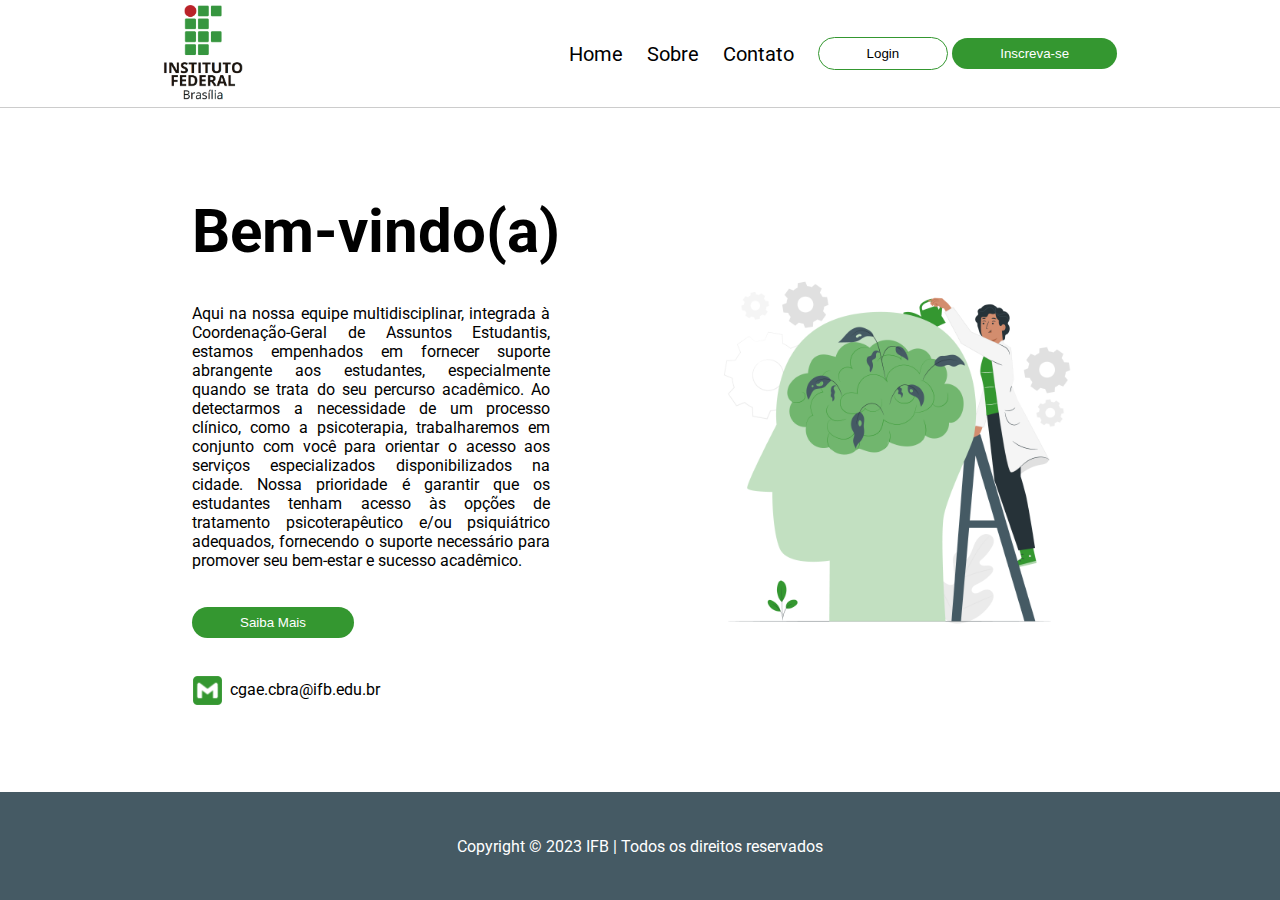
<file: index.html>
<!DOCTYPE html>
<html lang="pt-br">
<head>
    <meta charset="UTF-8">
    <meta name="viewport" content="width=device-width, initial-scale=1.0">
    <title>Saúde Mental IFB</title>
    <link rel="stylesheet" href="landing-page.css">
</head>
<body>
    <header id="header">
        <img src="./imagens/IFBVertical.png" alt="">
        <nav class="navigation">
          <a href="index.html">Home</a>
          <a href="sobre.html">Sobre</a>
          <a href="contato.html">Contato</a>
          <div class="button-wrapper">
            <a href="login.html"><button class="login">Login</button></a>
            <a href="cadastro.html"><button class="cadastro">Inscreva-se</button></a>
          </div>
        </nav>
    </header>
    
    <main>
        <div class="content">
            <h1>Bem-vindo(a)</h1>
            <p>Aqui na nossa equipe multidisciplinar, integrada à Coordenação-Geral de Assuntos Estudantis, 
                estamos empenhados em fornecer 
                suporte abrangente aos estudantes, 
                especialmente quando se trata do seu percurso acadêmico. Ao detectarmos a necessidade de um processo clínico, como a psicoterapia, trabalharemos em conjunto com você para orientar o acesso aos serviços especializados disponibilizados na cidade. Nossa prioridade é garantir que os estudantes tenham acesso às opções de tratamento psicoterapêutico e/ou psiquiátrico adequados, fornecendo o suporte necessário para promover seu bem-estar e sucesso acadêmico.</p>
            <a href="sobre.html"><button class="cadastro">Saiba Mais</button></a>
            <div class="icon-wrapper">
                <img src="./imagens/SVGRepo_iconCarrier.png" alt="">
                <p>cgae.cbra@ifb.edu.br</p>
            </div>
        </div>
        <div class="img">
            <img src="./imagens/Mental health-pana 1.png" alt="">
        </div>
    </main>

    <footer>
        <p>Copyright © 2023 IFB | Todos os direitos reservados</p>
    </footer>
</body>
</html>
</file>
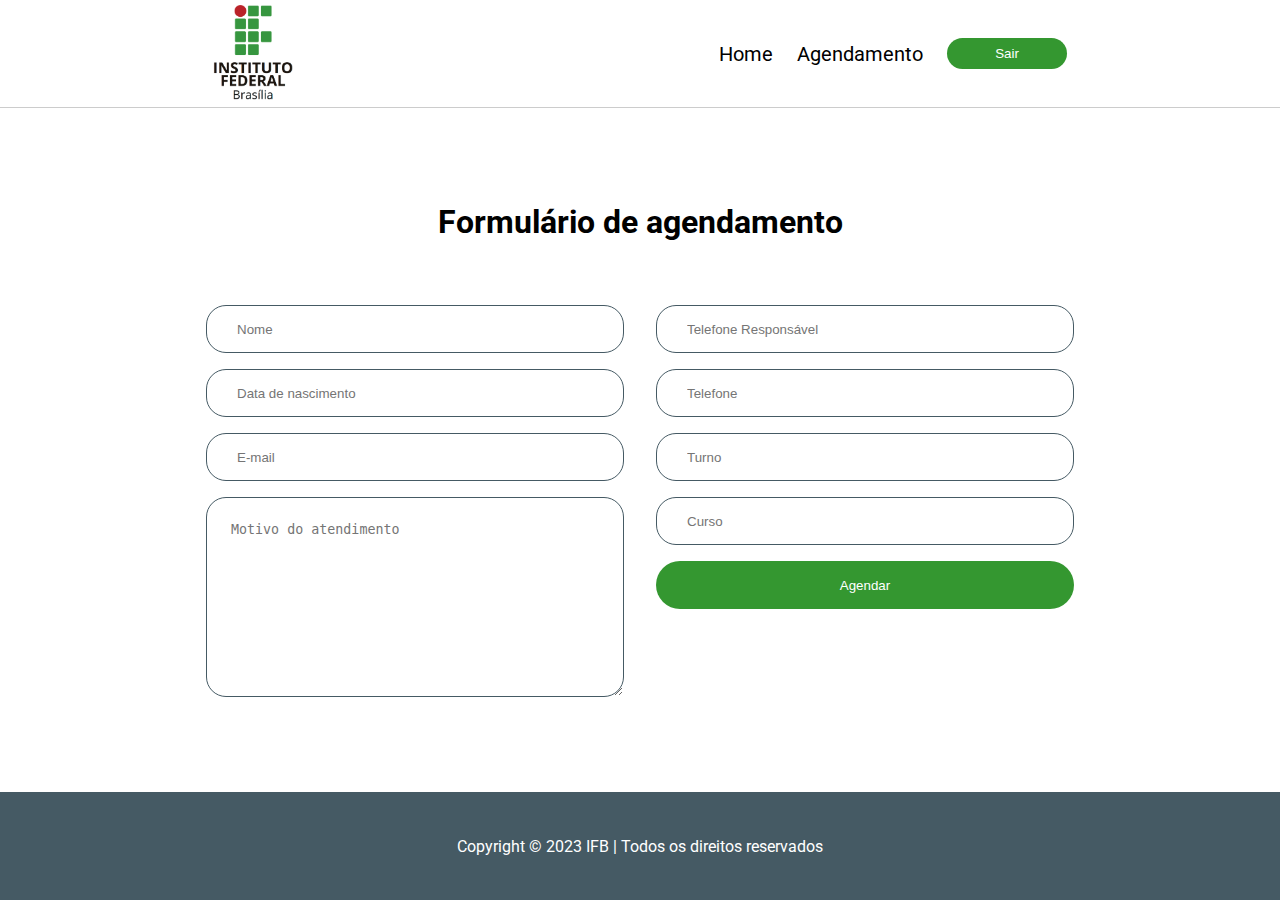
<file: agendamento.html>
<!DOCTYPE html>
<html lang="pt-br">

  <head>
    <meta charset="UTF-8">
    <link rel="stylesheet" href="agendamento.css">
    <meta name="viewport" content="width=device-width, initial-scale=1.0">
    <title>Saúde Mental IFB</title>
  </head>

  <body>

    <header id="header">
      <img src="./imagens/IFBVertical.png" alt="">
      <nav class="navigation">
        <a href="loginSucess.html">Home</a>
        <a href="#">Agendamento</a>
        <div class="button-wrapper">
          <a href="index.html"><button class="cadastro">Sair</button></a>
        </div>
      </nav>
    </header>

    <main id="main">
        <h1>Formulário de agendamento</h1>
        <form action="">
            <div class="left-inputs">
                <input type="text" placeholder="Nome">
                <input type="text" placeholder="Data de nascimento">
                <input type="text" placeholder="E-mail">
                <textarea name="" id="" cols="30" rows="10" placeholder="Motivo do atendimento"></textarea>
            </div>
            <div class="right-inputs">
                <input type="text" placeholder="Telefone Responsável">
                <input type="text" placeholder="Telefone">
                <input type="text" placeholder="Turno">
                <input type="text" placeholder="Curso">
                <a href="loginSucess.html"><button type="button" class="cadastro">Agendar</button></a>
            </div>
        </form>
    </main>

    <footer>
      <p>Copyright © 2023 IFB | Todos os direitos reservados</p>
    </footer>
  </body>

</html>
</file>
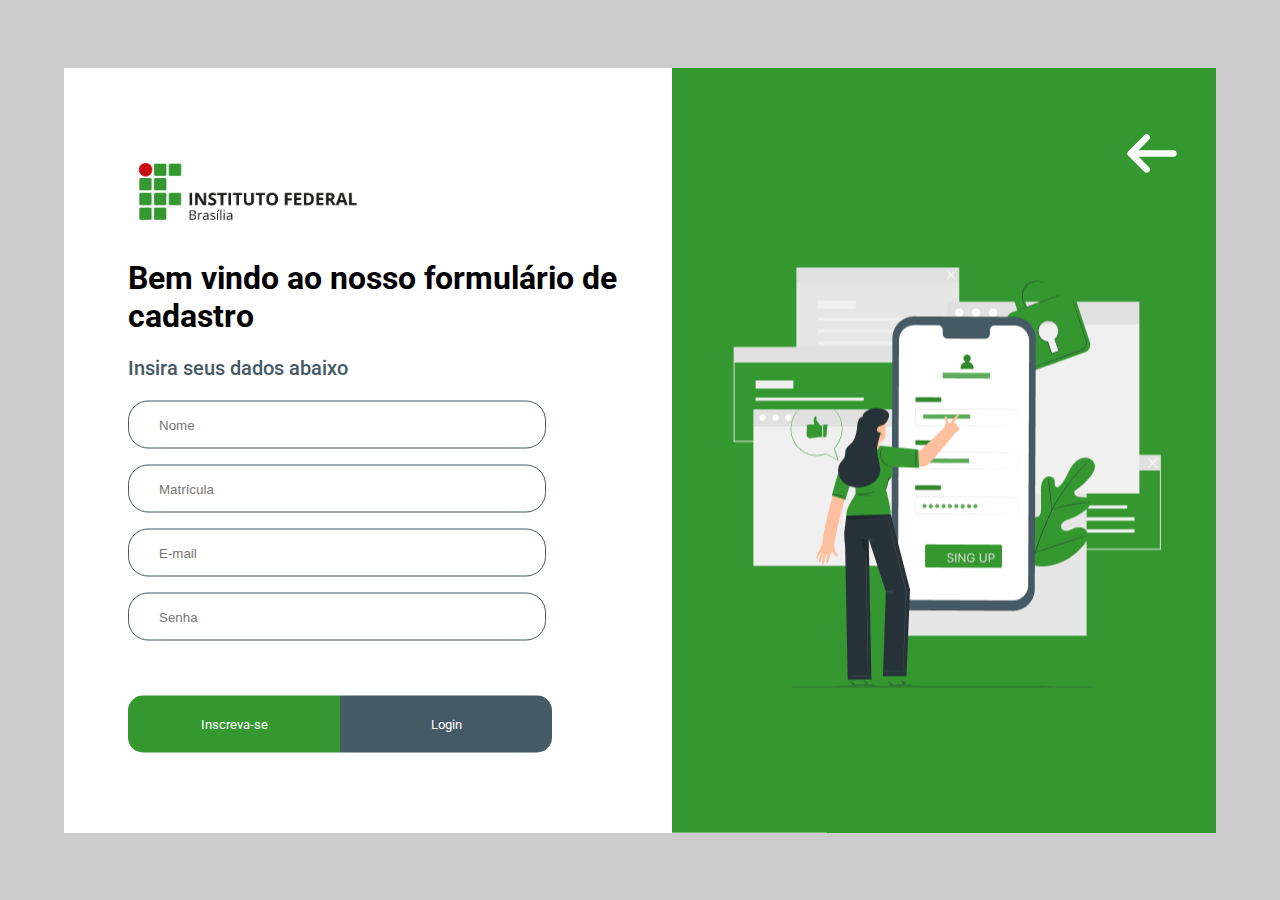
<file: cadastro.html>
<!DOCTYPE html>
<html lang="pt-br">
<head>
    <meta charset="UTF-8">
    <link rel="stylesheet" href="cadastro.css">
    <meta name="viewport" content="width=device-width, initial-scale=1.0">
    <title>Saúde Mental IFB</title>
</head>
<body>
  <main>
    <div class="text-content">
      <img class="logo" src="./imagens/IFB.png" alt="">
      <form action="">
        <div class="text-group">
          <h1>Bem vindo ao nosso formulário de cadastro</h1>
          <p>Insira seus dados abaixo</p>
        </div>
        <div class="input-group">
          <input class="matricula" type="text" placeholder="Nome">
          <input class="senha" type="password" placeholder="Matrícula">
          <input class="matricula" type="text" placeholder="E-mail">
          <input class="senha" type="password" placeholder="Senha">
        </div>
        <div class="submit-group">
          <a href="login.html"><button type="button" class="login-bt">Inscreva-se</button></a>
          <a href="login.html"><button type="button" class="cadastro-bt">Login</button></a>
        </div>
      </form>
    </div>
    <div class="img-content">
      <a href="index.html"><img class="icon" src="./imagens/arrow-left-svgrepo-com.svg" alt=""></a>
      <img class="imagem" src="./imagens/Mobile login-pana 1.png" alt="">
      <span></span>
    </div>
  </main>

</body>
</html>
</file>
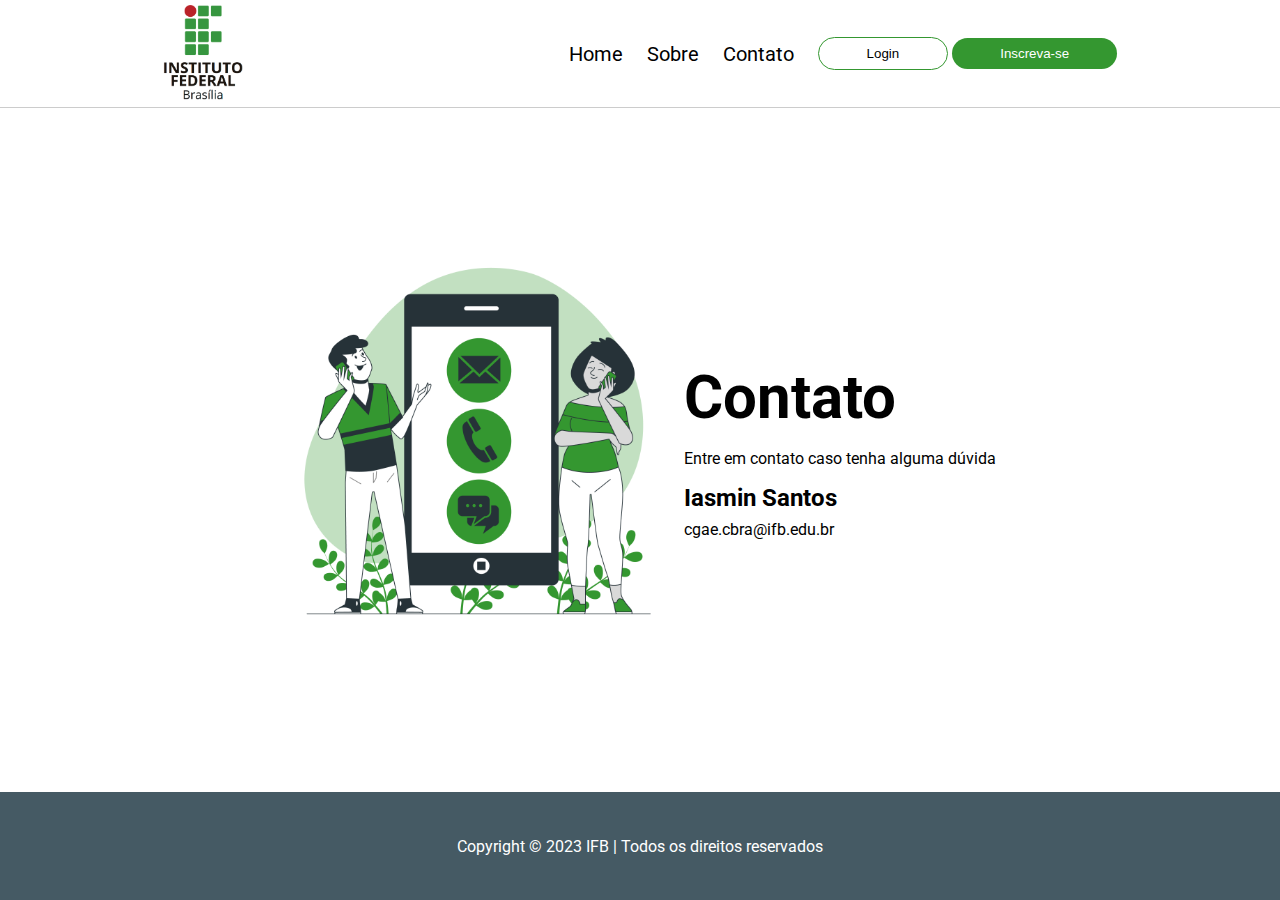
<file: contato.html>
<!DOCTYPE html>
<html lang="pt-br">

<head>
    <meta charset="UTF-8">
    <meta name="viewport" content="width=device-width, initial-scale=1.0">
    <title>Saúde Mental IFB</title>
    <link rel="stylesheet" href="contato.css">
</head>

<body>
    <header id="header">
        <img src="./imagens/IFBVertical.png" alt="">
        <nav class="navigation">
            <a href="index.html">Home</a>
            <a href="sobre.html">Sobre</a>
            <a href="contato.html">Contato</a>
            <div class="button-wrapper">
                <a href="login.html"><button class="login">Login</button></a>
                <a href="cadastro.html"><button class="cadastro">Inscreva-se</button></a>
            </div>
        </nav>
    </header>

    <main>
        <div class="img">
            <img src="./imagens/Get in touch-bro 1.png" alt="">
        </div>
        <div class="content">
            <h1>Contato</h1>
            <p>Entre em contato caso tenha alguma dúvida</p>
            <div class="contact">
                <p class="bold">Iasmin Santos</p>
                <p>cgae.cbra@ifb.edu.br</p>
            </div>
        </div>
    </main>

    <footer>
        <p>Copyright © 2023 IFB | Todos os direitos reservados</p>
    </footer>
</body>

</html>
</file>
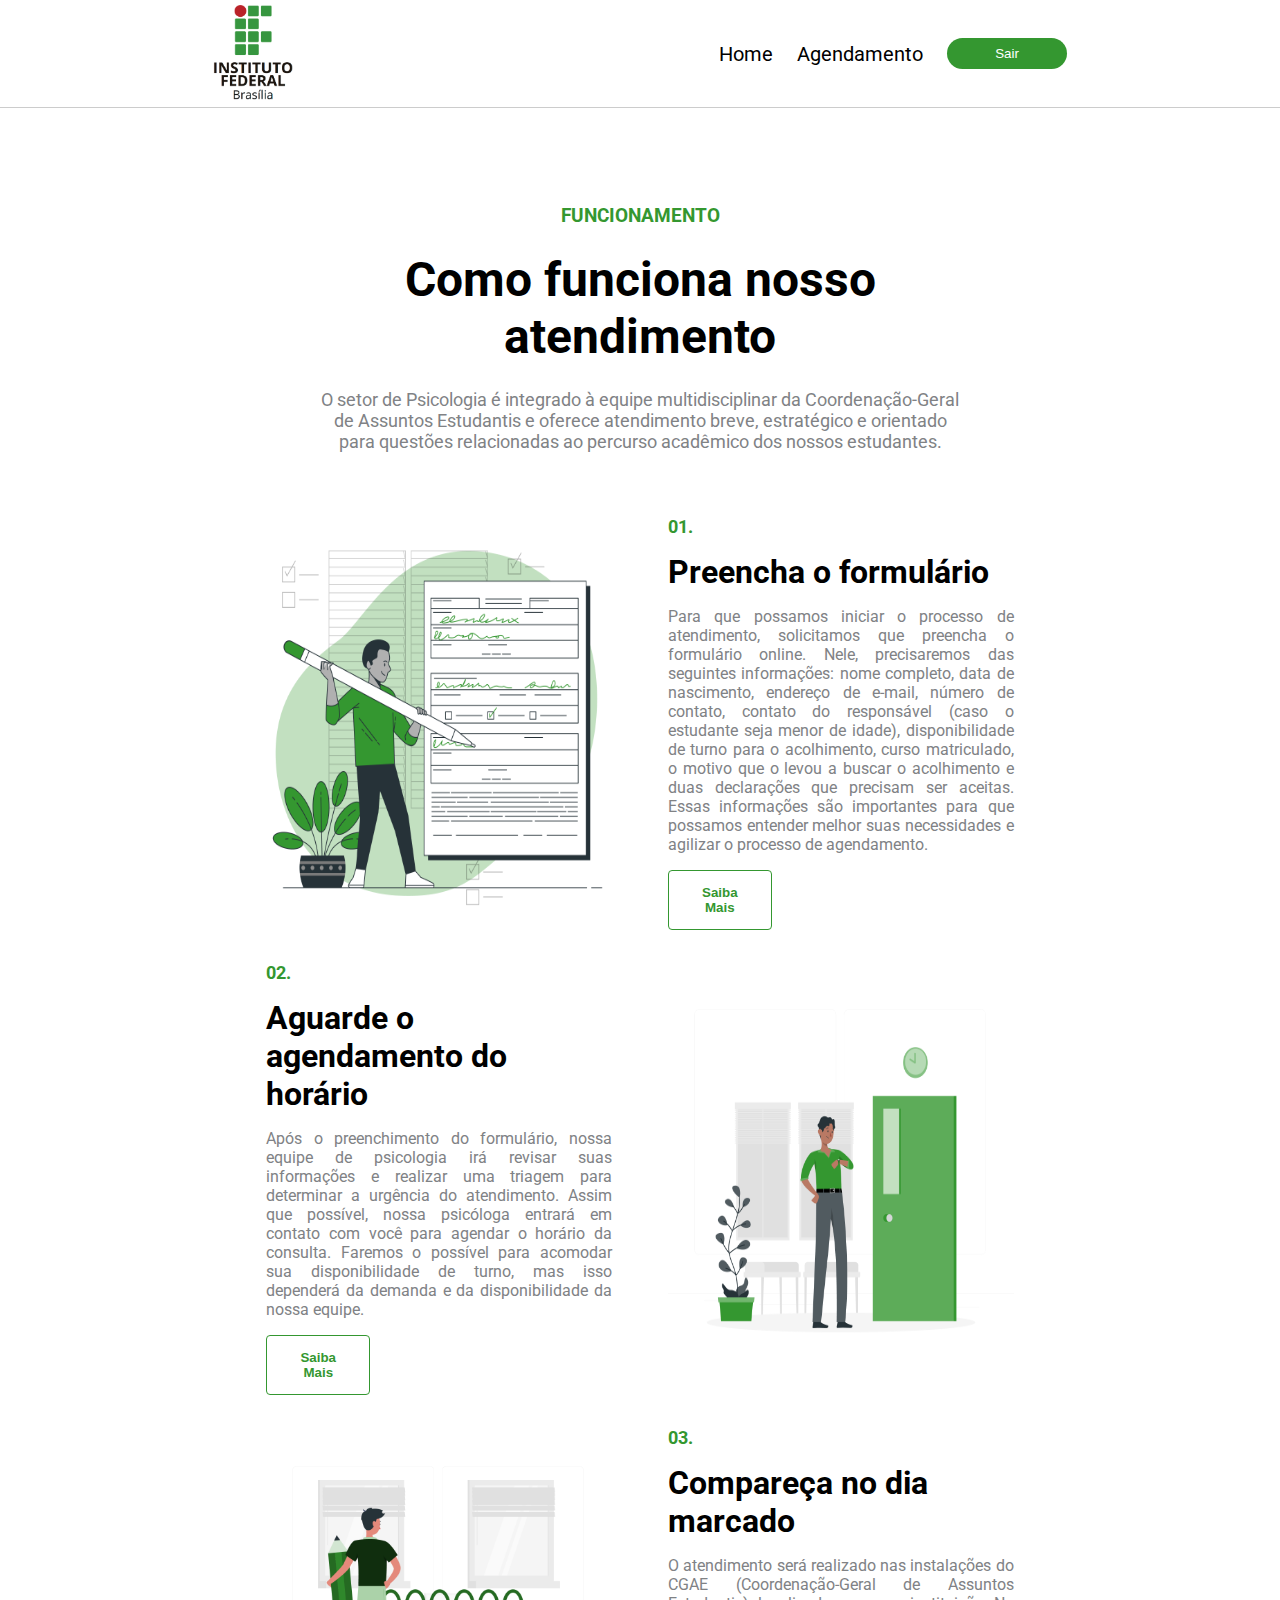
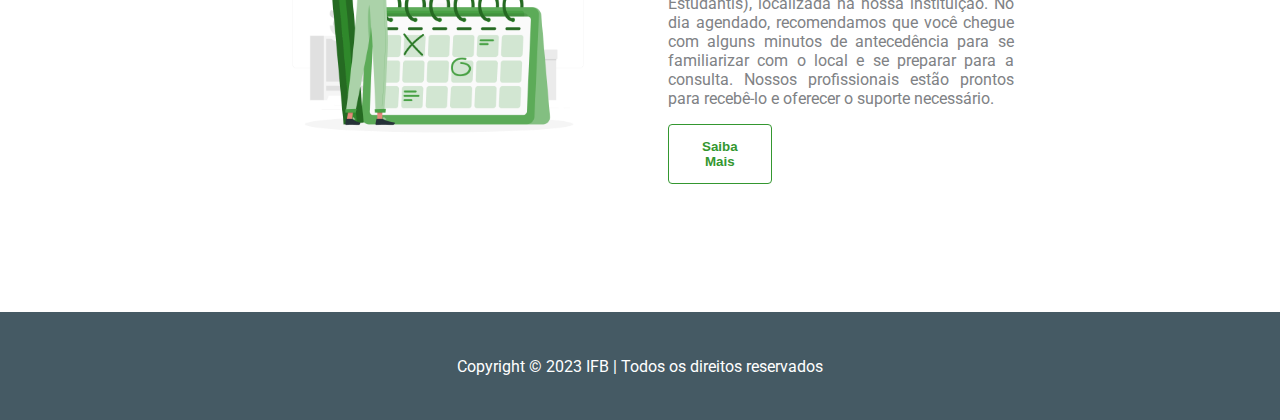
<file: loginSucess.html>
<!DOCTYPE html>
<html lang="pt-br">

  <head>
    <meta charset="UTF-8">
    <link rel="stylesheet" href="loginSucess.css">
    <meta name="viewport" content="width=device-width, initial-scale=1.0">
    <title>Saúde Mental IFB</title>
  </head>

  <body>

    <header id="header">
      <img src="./imagens/IFBVertical.png" alt="">
      <nav class="navigation">
        <a href="loginSucess.html">Home</a>
        <a href="agendamento.html">Agendamento</a>
        <div class="button-wrapper">
          <a href="index.html"><button class="cadastro">Sair</button></a>
        </div>
      </nav>
    </header>

    <main id="main">
      <div class="atendimento-info">
        <h3>FUNCIONAMENTO</h3>
        <h2>Como funciona nosso atendimento</h2>
        <p>O setor de Psicologia é integrado à equipe multidisciplinar da 
          Coordenação-Geral de Assuntos Estudantis e oferece atendimento breve, 
          estratégico e orientado para questões relacionadas ao percurso acadêmico dos nossos estudantes.</p>
      </div>
      <div class="atendimento-container">
        <div class="atendimento-wrapper atendimento-wrapper-1">
          <img src="./imagens/Fill_out-bro_1.png" alt="">
          <div class="atendimento-wrapper-infos">
            <p class="atendimento-wrapper-infos-title">01.</p>
            <h4>Preencha o formulário</h4>
            <p class="atendimento-wrapper-infos-paragrafo">Para que possamos iniciar o processo de atendimento, 
              solicitamos que preencha o formulário online.
               Nele, precisaremos das seguintes informações: nome completo, data de nascimento, 
               endereço de e-mail, número de contato, contato do responsável (caso o estudante seja menor de idade), 
               disponibilidade de turno para o acolhimento, curso matriculado, o motivo que o levou a buscar o acolhimento e duas 
               declarações que precisam ser aceitas. 
              Essas informações são importantes para que possamos entender melhor suas necessidades e agilizar o processo de agendamento.</p>
            <a href="mailto:cgae.cbra@ifb.edu.br"><button>Saiba Mais</button></a>
          </div>
        </div>
        <div class="atendimento-wrapper atendimento-wrapper-2">
          <div class="atendimento-wrapper-infos">
            <p class="atendimento-wrapper-infos-title">02.</p>
            <h4>Aguarde o agendamento do horário</h4>
            <p class="atendimento-wrapper-infos-paragrafo">Após o preenchimento do formulário, nossa equipe de psicologia irá revisar suas informações e realizar uma triagem para determinar a urgência do atendimento. Assim que possível, nossa psicóloga entrará em contato com você para agendar o horário da consulta. 
              Faremos o possível para acomodar sua disponibilidade de turno, mas isso dependerá da demanda e da disponibilidade da nossa equipe.</p>
            <a href="mailto:cgae.cbra@ifb.edu.br"><button>Saiba Mais</button></a>
          </div>
          <img src="./imagens/Waiting-rafiki_1.png" alt="">
        </div>
        <div class="atendimento-wrapper atendimento-wrapper-3">
          <img src="./imagens/Calendar-rafiki_1.png" alt="">
          <div class="atendimento-wrapper-infos">
            <p class="atendimento-wrapper-infos-title">03.</p>
            <h4>Compareça no dia marcado</h4>
            <p class="atendimento-wrapper-infos-paragrafo">O atendimento será realizado nas instalações do CGAE (Coordenação-Geral de Assuntos Estudantis), localizada na nossa instituição. No dia agendado, recomendamos que você chegue com alguns minutos de antecedência para se familiarizar com o local e se preparar para a consulta. Nossos profissionais estão prontos para recebê-lo e oferecer o suporte necessário.</p>
            <a href="mailto:cgae.cbra@ifb.edu.br"><button>Saiba Mais</button></a>
          </div>
        </div>
    </main>

    <footer>
      <p>Copyright © 2023 IFB | Todos os direitos reservados</p>
    </footer>
  </body>

</html>
</file>
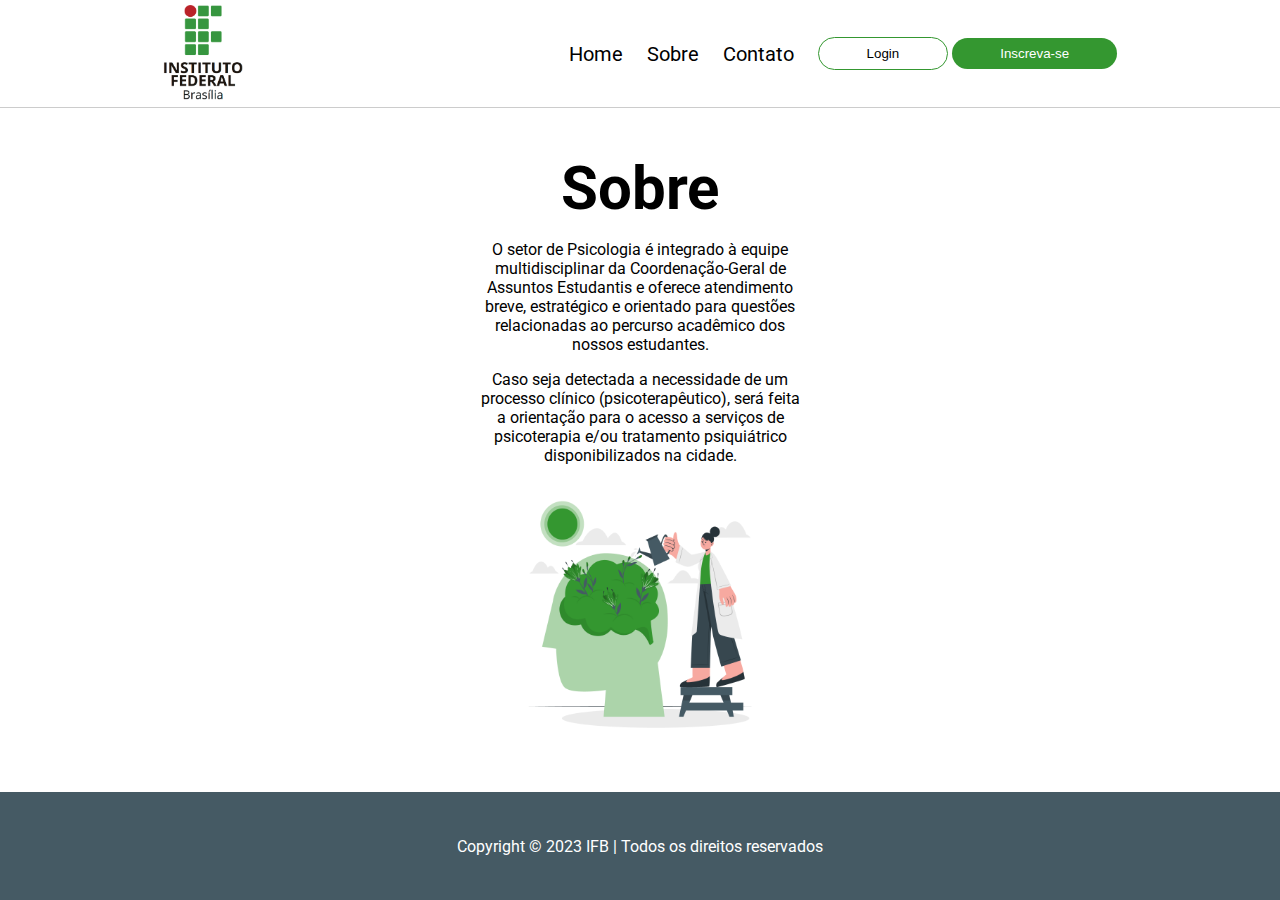
<file: sobre.html>
<!DOCTYPE html>
<html lang="pt-br">

<head>
  <meta charset="UTF-8">
  <link rel="stylesheet" href="sobre.css">
  <meta name="viewport" content="width=device-width, initial-scale=1.0">
  <title>Saúde Mental IFB</title>
</head>

<body>
  <header id="header">
    <img src="./imagens/IFBVertical.png" alt="">
    <nav class="navigation">
      <a href="index.html">Home</a>
      <a href="sobre.html">Sobre</a>
      <a href="contato.html">Contato</a>
      <div class="button-wrapper">
        <a href="login.html"><button class="login">Login</button></a>
        <a href="cadastro.html"><button class="cadastro">Inscreva-se</button></a>
      </div>
    </nav>
  </header>
  <main>
    <h1>Sobre</h1>
    <div class="paragrafos">
      <p>O setor de Psicologia é integrado à equipe multidisciplinar da
        Coordenação-Geral de Assuntos Estudantis e oferece atendimento breve,
        estratégico e orientado para questões relacionadas ao percurso acadêmico dos nossos estudantes.</p>
      <p>
        Caso seja detectada a necessidade de um processo clínico (psicoterapêutico),
        será feita a orientação para o acesso a serviços de psicoterapia e/ou
        tratamento psiquiátrico disponibilizados na cidade.
      </p>
    </div>
    <img src="./imagens/Mental health-cuate 1.png" alt="">
  </main>

  <footer>
    <p>Copyright © 2023 IFB | Todos os direitos reservados</p>
  </footer>
</body>

</html>
</file>
<file: landing-page.css>
@import url('https://fonts.googleapis.com/css2?family=Roboto&display=swap');

* {
    margin: 0;
    padding: 0;
    box-sizing: border-box;
}

body {
    font-family: 'Roboto', sans-serif;
}

/*Header*/

#header {
    display: flex;
    justify-content: space-around;
    align-items: center;
    height: 12vh;
    border-bottom: 0.5px solid #CCC;
}

#header img {
    width: 80px;
}

#header .navigation {   
    display: flex;
    gap: 1.5rem;
    align-items: center;
}

#header .navigation a {
    text-decoration: none;
    font-size: 20px;
    color: #000000;
}

.login, .cadastro {
    padding: 8px 48px;
    border-radius: 50px;
    cursor: pointer;
}
.login{
    border: 1px solid #349730;
    background-color: transparent;
    transition: 0.5s;
}

.cadastro{
    border: none;
    background-color: #349730;
    color: white;
}

/*Main*/

main {
    display: flex;
    align-items: center;
    justify-content: center;
    height: 76vh;
}

.content {
    width: 40%;
}

.content h1 {
    font-size: 60px;
    margin-bottom: 37px;
}

.content p {
    width: 70%;
    font-size: 16px;
    text-align: justify;
    margin-bottom: 37px;
}

.content button {
    margin-bottom: 37px;
}

.content .icon-wrapper {
    display: flex;
    align-items: center;
    gap: 0.5rem;
}

.content .icon-wrapper img {
    width: 30px;
}

.content .icon-wrapper p {
    margin: 0;
}


.img {
    width: 30%;
}

.img img {
    width: 100%;
}

footer {
    background-color: #455A64;
    display: flex;
    align-items: center;
    justify-content: center;
    height: 12vh;
}

footer p {
    color: #ffffff;
}
</file>
<file: agendamento.css>
@import url('https://fonts.googleapis.com/css2?family=Roboto&display=swap');

* {
    margin: 0;
    padding: 0;
    box-sizing: border-box;
}

body {
    font-family: 'Roboto', sans-serif;
}

/*Header*/

#header {
    display: flex;
    justify-content: space-around;
    align-items: center;
    height: 12vh;
    border-bottom: 0.5px solid #CCC;
}

#header img {
    width: 80px;
}

#header .navigation {   
    display: flex;
    gap: 1.5rem;
    align-items: center;
}

#header .navigation a {
    text-decoration: none;
    font-size: 20px;
    color: #000000;
}

.login, .cadastro {
    padding: 8px 48px;
    border-radius: 50px;
    cursor: pointer;
}
.login{
    border: 1px solid #349730;
    background-color: transparent;
    transition: 0.5s;
}

.cadastro{
    border: none;
    background-color: #349730;
    color: white;
}

/*Main*/

main {
    height: 76vh;
    display: flex;
    flex-direction: column;
    align-items: center;
    justify-content: center;
    gap: 4rem;
}

main form {
    display: flex;
    gap: 2rem;
}

main .left-inputs, main .right-inputs {
    display: flex;
    flex-direction: column;
    gap: 1rem;
}

main .left-inputs input, main .right-inputs input{
    border-radius: 20px;
    border: 1px solid #455A64;
    background: #FFF;
    width: 418px;
    height: 48px;
    padding-left: 30px;
}

main .left-inputs textarea {
    justify-content: center;
    border-radius: 20px;
    border: 1px solid #455A64;
    background: #FFF;
    width: 418px;
    padding-left: 30px;
    padding: 24px;
}

main .right-inputs button {
    width: 418px;
    height: 48px;
}

/*Footer*/

footer {
    background-color: #455A64;
    display: flex;
    align-items: center;
    justify-content: center;
    height: 12vh;
}

footer p {
    color: #ffffff;
}
</file>
<file: cadastro.css>
@import url('https://fonts.googleapis.com/css2?family=Roboto&display=swap');

* {
    margin: 0;
    padding: 0;
    box-sizing: border-box;
}

body {
    background-color: #ccc;
    font-family: 'Roboto', sans-serif;
    
}

main {
    padding-left: 5%;
    background-color: #ffffff;
    position: fixed;
    top: 50%;
    left: 50%;
    transform: translate(-50%, -50%);
    width: 90%;
    display: flex;
    align-items: center;
    height: 85vh;
}

.text-content {
    width: 50%;
    height: 100%;
    flex-direction: column;
    display: flex;
    align-items: flex-start;
    justify-content: center;
    gap: 2rem;
}

p {
    color: #455A64;
    font-family: Roboto, sans-serif;
    font-size: 20px;
    font-style: normal;
    font-weight: 500;
    line-height: 66px;
}


.input-group {
    display: flex;
    flex-direction: column;
    gap: 1rem;
}

.matricula, .senha{
    border-radius: 20px;
    border: 1px solid #455A64;
    background: #FFF;
    width: 418px;
    height: 48px;
    padding-left: 30px;
}

.text-content .logo {
    width: 239px;
}

.submit-group {
    flex-direction: row;
    max-width: 500px;
    display: flex;
    margin-top: 10%;
}

a:hover, a:visited, a:link {
    color: white;
}

a {
   text-decoration: none; 
}

.login-bt {
    display: flex;
    color: #FFF;
    width: 212px;
    height: 57px;
    justify-content: center;
    align-items: center;
    border-radius: 15px 0px 0px 15px;
    background: #349730;
    font-family: Roboto, sans-serif;
    border: none;
    cursor: pointer;
    
}

.cadastro-bt {
    display: flex;
    color: #FFF;
    width: 212px;
    height: 57px;
    padding: 0px 40px;
    justify-content: center;
    align-items: center;
    border-radius: 0px 15px 15px 0px;
    background: #455A64;
    font-family: Roboto, sans-serif;
    border: none;
    cursor: pointer;
    
}

.img-content {
    flex-direction: column;
    display: flex;
    justify-content: space-around;
    background-color: #349730;
    width: 50%;
    height: 100%;
    padding: 2rem;
}

.img-content .imagem {
    width: 500px;
    align-self: center;
}

.img-content a {
    align-self: flex-end;
}

@media (max-width: 768px) {
    main .paragrafos {
        width: 90%;
        max-width: 400px;
    }

    main img {
        width: 90%;
        max-width: 300px;
    }

    main h1 {
        font-size: 40px;
        line-height: 50px;
    }
}
</file>
<file: contato.css>
@import url('https://fonts.googleapis.com/css2?family=Roboto&display=swap');

* {
    margin: 0;
    padding: 0;
    box-sizing: border-box;
}

body {
    font-family: 'Roboto', sans-serif;
}

/*Header*/

#header {
    display: flex;
    justify-content: space-around;
    align-items: center;
    height: 12vh;
    border-bottom: 0.5px solid #CCC;
}

#header img {
    width: 80px;
}

#header .navigation {   
    display: flex;
    gap: 1.5rem;
    align-items: center;
}

#header .navigation a {
    text-decoration: none;
    font-size: 20px;
    color: #000000;
}

.login, .cadastro {
    padding: 8px 48px;
    border-radius: 50px;
    cursor: pointer;
}
.login{
    border: 1px solid #349730;
    background-color: transparent;
    transition: 0.5s;
}

.cadastro{
    border: none;
    background-color: #349730;
    color: white;
}

/*Main*/

main {
    display: flex;
    align-items: center;
    justify-content: center;
    height: 76vh;
}

main .img {
    width: 30%;
}

main .img img {
    width: 100%;
}

main .content {
    display: flex;
    flex-direction: column;
    gap: 1rem;
    margin-left: 1rem;
}

main .content h1 {
    font-size: 60px;
}

main .content .contact {
    display: flex;
    flex-direction: column;
    gap: 0.5rem;
}

main .content .contact .bold {
    font-size: 24px;
    font-weight: bold;
}

/*Footer*/

footer {
    background-color: #455A64;
    display: flex;
    align-items: center;
    justify-content: center;
    height: 12vh;
}

footer p {
    color: #ffffff;
}
</file>
<file: loginSucess.css>
@import url('https://fonts.googleapis.com/css2?family=Roboto&display=swap');

* {
    margin: 0;
    padding: 0;
    box-sizing: border-box;
}

body {
    font-family: 'Roboto', sans-serif;
}

/*Header*/

#header {
    display: flex;
    justify-content: space-around;
    align-items: center;
    height: 12vh;
    border-bottom: 0.5px solid #CCC;
}

#header img {
    width: 80px;
}

#header .navigation {   
    display: flex;
    gap: 1.5rem;
    align-items: center;
}

#header .navigation a {
    text-decoration: none;
    font-size: 20px;
    color: #000000;
}

.login, .cadastro {
    padding: 8px 48px;
    border-radius: 50px;
    cursor: pointer;
}
.login{
    border: 1px solid #349730;
    background-color: transparent;
    transition: 0.5s;
}

.cadastro{
    border: none;
    background-color: #349730;
    color: white;
}

/*Main*/

#main {
    margin: 0 auto;
    background-color: #ffffff;
    padding: 6em 0;
}

.atendimento-info {
    display: flex;
    flex-direction: column;
    gap: 1.5em;
    margin: 0 auto;
    width: 50%;
    text-align: center;
}

.atendimento-info h3 {
    text-transform: uppercase;
    color: #349730;
    font-size: 1.2em;
}

.atendimento-info h2 {
    font-size: 3rem;
    color: #000000;
}

.atendimento-info p {
    font-size: 1.150rem;
    color: #808285;
}

.atendimento-container {
    width: 60%;
    margin: 0 auto;
    margin-top: 4em;
}

.atendimento-wrapper {
    width: 100%;
    display: flex;
    justify-content: center;
    gap: 3.5em;
    margin-bottom: 2em;
}

.atendimento-wrapper img {
    width: 45%;
}

.atendimento-wrapper-infos {
    display: flex;
    justify-content: center;
    flex-direction: column;
    width: 45%;
    gap: 1rem;
}
 
.atendimento-wrapper-infos .atendimento-wrapper-infos-title {
    color: #349730;
    font-size: 1.125rem;
    font-weight: 700;
}

.atendimento-wrapper-infos h4 {
    font-size: 2rem;
    font-weight: 700;
}

.atendimento-wrapper-infos .atendimento-wrapper-infos-paragrafo {
    text-align: justify;
    font-size: 1rem;
    color: #808285;
}

.atendimento-wrapper-infos button {
    padding: 14px 24px;
    border-radius: 4px;
    width: 30%;
    background-color: transparent;
    color: #349730;
    border: 1px solid #349730;
    font-weight: 600;
    cursor: pointer;
    transition: 0.5s;
}

.atendimento-wrapper-infos button:hover {
    color: #ffffff;
    background-color: #349730;
}

/*Footer*/

footer {
    background-color: #455A64;
    display: flex;
    align-items: center;
    justify-content: center;
    height: 12vh;
}

footer p {
    color: #ffffff;
}
</file>
<file: sobre.css>
@import url('https://fonts.googleapis.com/css2?family=Roboto&display=swap');

* {
    margin: 0;
    padding: 0;
    box-sizing: border-box;
}

body {
    font-family: 'Roboto', sans-serif;
}

/*Header*/

#header {
    display: flex;
    justify-content: space-around;
    align-items: center;
    height: 12vh;
    border-bottom: 0.5px solid #CCC;
}

#header img {
    width: 80px;
}

#header .navigation {   
    display: flex;
    gap: 1.5rem;
    align-items: center;
}

#header .navigation a {
    text-decoration: none;
    font-size: 20px;
    color: #000000;
}

.login, .cadastro {
    padding: 8px 48px;
    border-radius: 50px;
    cursor: pointer;
}
.login{
    border: 1px solid #349730;
    background-color: transparent;
    transition: 0.5s;
}

.cadastro{
    border: none;
    background-color: #349730;
    color: white;
}

/*Main*/

main {
    display: flex;
    flex-direction: column;
    align-items: center;
    justify-content: center;
    height: 76vh;
    gap: 1rem;
}

main h1 {
    font-size: 60px;
}

main .paragrafos {
    display: flex;
    flex-direction: column;
    gap: 1rem;
    text-align: center;
    width: 25%;
}

main img {
    width: 20%;
}

/*Footer*/

footer {
    background-color: #455A64;
    display: flex;
    align-items: center;
    justify-content: center;
    height: 12vh;
}

footer p {
    color: #ffffff;
}
</file>
